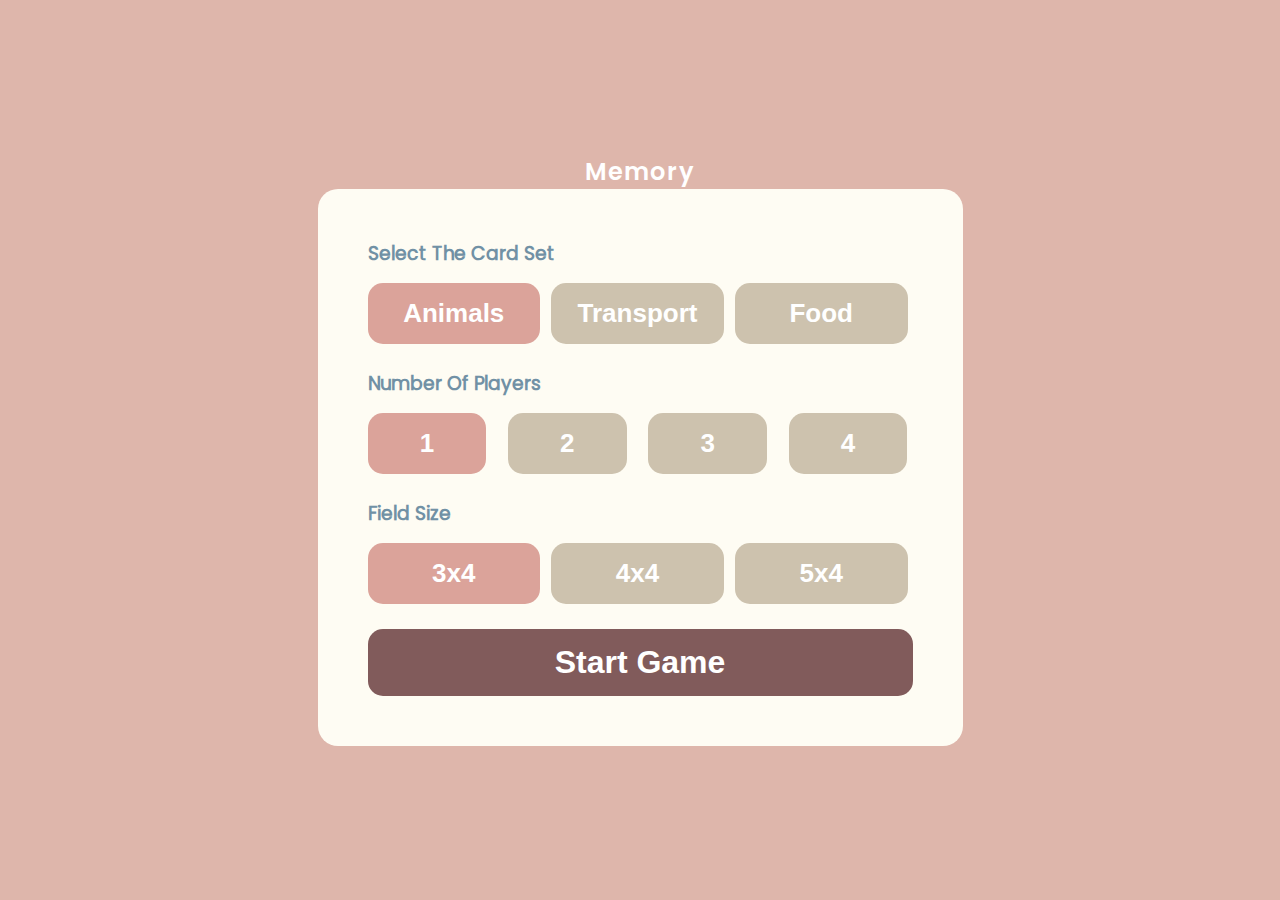
<file: index.html>
<!DOCTYPE html>
<html lang="en">

<head>
    <meta charset="UTF-8">
    <meta http-equiv="X-UA-Compatible" content="IE=edge">
    <meta name="viewport" content="width=device-width, initial-scale=1.0">
    <title>Memory | Menu</title>
    <!--CSS-->
    <link rel="stylesheet" href="./assets/css/style.css">
    <link rel="stylesheet" href="./assets/css/mobile.css">
</head>

<body>
    <div class="menu">
        <h2 class="headline">Memory</h2>
        <div class="menu-section">
            <div class="submenu-select">
                <h3>Select The Card Set</h3>
                <div class="selection-buttons">
                    <button class="theme theme-active btn mode" value="icons-animals">Animals</button>
                    <button class="theme btn mode" value="icons-transport">Transport</button>
                    <button class="theme btn mode" value="icons-food">Food</button>
                </div>
            </div>
            <div class="submenu-select">
                <h3>Number Of Players</h3>
                <div class="selection-buttons">
                    <button class="players players-active btn mode" value="1">1</button>
                    <button class="players btn mode" value="2">2</button>
                    <button class="players btn mode" value="3">3</button>
                    <button class="players btn mode" value="4">4</button>
                </div>
            </div>
            <div class="submenu-select">
                <h3>Field Size</h3>
                <div class="selection-buttons">
                    <button class="field field-active btn mode" value="3x4">3x4</button>
                    <button class="field btn mode" value="4x4">4x4</button>
                    <button class="field btn mode" value="5x4">5x4</button>
                </div>
            </div>
            <a href="./game.html">
                <button class="start btn mode">Start Game</button>
            </a>
        </div>
    </div>
    <audio name="Mario" src="./assets/audio/1.mp3" type="audio/mp3" autoplay></audio>

    <!--Javascript-->
    <script src="./assets/js/menu.js"></script>
</body>

</html>
</file>
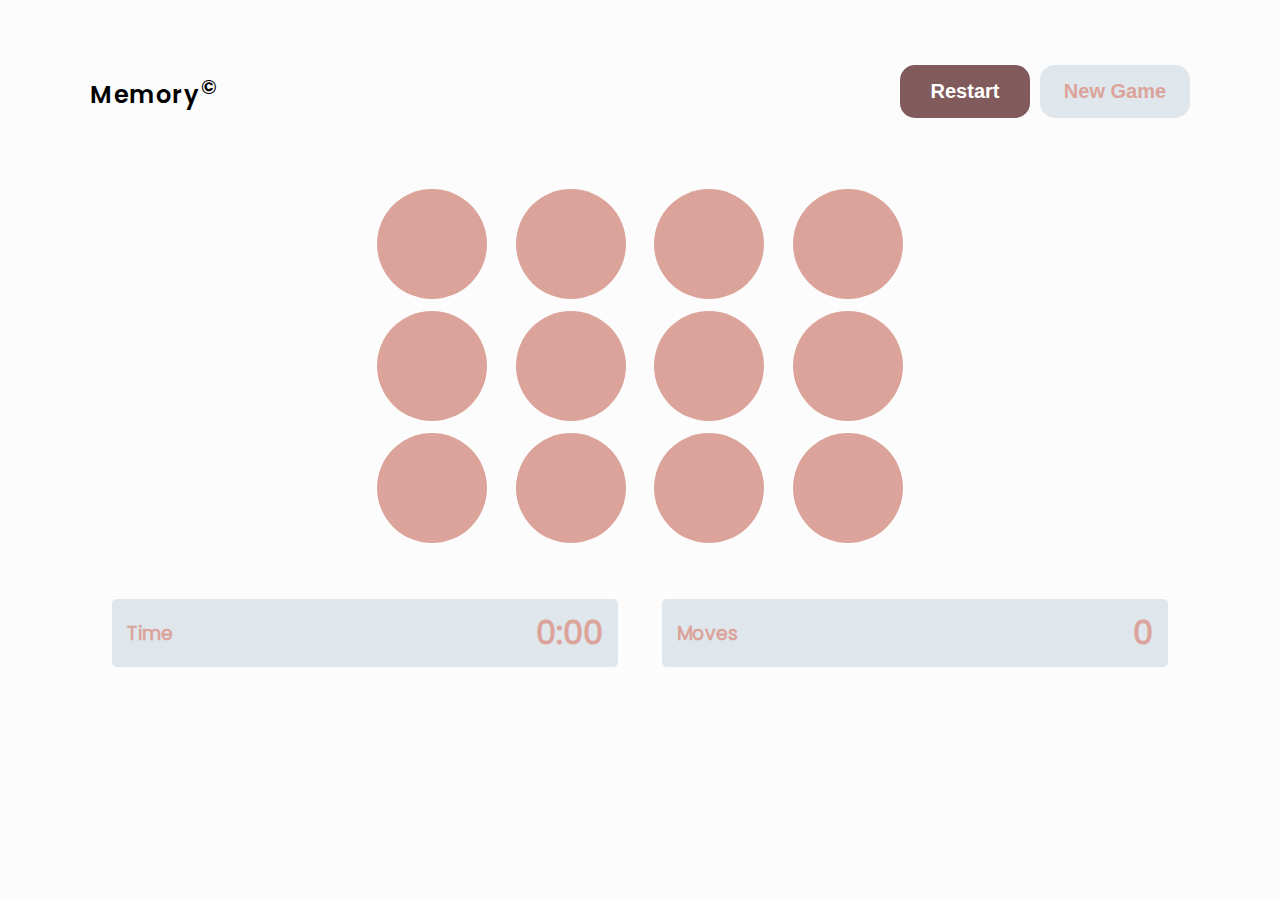
<file: game.html>
<!DOCTYPE html>
<html lang="en">

<head>
    <meta charset="UTF-8">
    <meta http-equiv="X-UA-Compatible" content="IE=edge">
    <meta name="viewport" content="width=device-width, initial-scale=1.0">
    <title>Memory | Game</title>
    <!--CSS-->
    <link rel="stylesheet" href="./assets/fontawesome/css/all.css">
    <link rel="stylesheet" href="./assets/css/style.css">
    <link rel="stylesheet" href="./assets/css/mobile.css">
</head>

<body>
    <div class="game-section">
        <div class="game-field">
            <div class="menu-container">
                <h2>Memory<sup>&copy;</sup></h2>
                <div class="menu-buttons">
                    <button class="btn restart restart-btn">Restart</button>
                    <a href="./index.html">
                        <button class="btn new-game-btn">New Game</button>
                    </a>
                </div>
            </div>
            <div class="game-grid">
                <ul class="grid">
                    <li class="card">
                        <button class="card-button"></button>
                    </li>
                    <li class="card">
                        <button class="card-button"></button>
                    </li>
                    <li class="card">
                        <button class="card-button"></button>
                    </li>
                    <li class="card">
                        <button class="card-button"></button>
                    </li>
                    <li class="card">
                        <button class="card-button"></button>
                    </li>
                    <li class="card">
                        <button class="card-button"></button>
                    </li>
                    <li class="card">
                        <button class="card-button"></button>
                    </li>
                    <li class="card">
                        <button class="card-button"></button>
                    </li>
                    <li class="card">
                        <button class="card-button"></button>
                    </li>
                    <li class="card">
                        <button class="card-button"></button>
                    </li>
                    <li class="card">
                        <button class="card-button"></button>
                    </li>
                    <li class="card">
                        <button class="card-button"></button>
                    </li>
                    <li class="card hard-card">
                        <button class="card-button"></button>
                    </li>
                    <li class="card hard-card">
                        <button class="card-button"></button>
                    </li>
                    <li class="card hard-card">
                        <button class="card-button"></button>
                    </li>
                    <li class="card hard-card">
                        <button class="card-button"></button>
                    </li>
                    <li class="card hard-card remove">
                        <button class="card-button"></button>
                    </li>
                    <li class="card hard-card remove">
                        <button class="card-button"></button>
                    </li>
                    <li class="card hard-card remove">
                        <button class="card-button"></button>
                    </li>
                    <li class="card hard-card remove">
                        <button class="card-button"></button>
                    </li>
                </ul>
            </div>
            <div class="players-section">
                <ul class="players-list">
                    <li class="time-div">
                        <h3>Time</h3>
                        <p class="timer"><span class="minutes">0</span>:<span class="seconds">00</span></p>
                    </li>
                    <li class="moves-div">
                        <h3>Moves</h3>
                        <p class="moves">0</p>
                    </li>
                </ul>
            </div>
        </div>
        <div class="single-result">
            <div class="result-container">
                <h1>You did it!</h1>
                <p class="result-subtitle">Winner Winner Chicken Dinner! Here's how you did:</p>
                <div class="time-container">
                    <p>Time Elapsed</p>
                    <p class="time-result"></p>
                </div>
                <div class="moves-container">
                    <p>Moves Taken</p>
                    <p class="moves-result"></p>
                </div>
                <div class="button-container">
                    <button class="btn restart result-restart">Restart</button>
                    <a class="new-game-link" href="./index.html">
                        <button class="btn new-game">New Game</button>
                    </a>
                </div>
            </div>
        </div>
        <div class="multiplayer-result-modal">
            <div class="result-container">
                <h1 class="multiplayer-result"></h1>
                <p class="result-subtitle">Loser Loser Drug Abuser! Here's how you did:</p>
                <ul class="player-results"></ul>
                <div class="button-container">
                    <button class="btn restart result-restart">Restart</button>
                    <a class="new-game-link" href="./index.html">
                        <button class="btn new-game">New Game</button>
                    </a>
                </div>
            </div>
        </div>
    </div>
    <audio name="Mario" src="./assets/audio/2.mp3" type="audio/mp3" autoplay></audio>

    <!--Javascript-->
    <script src="./assets/js/game.js"></script>
</body>

</html>
</file>
<file: assets/css/style.css>
@font-face {
  font-family: "Poppins-Regular";
  src: url('../fonts/Poppins-Regular.ttf');
}

@font-face {
  font-family: "Poppins-Bold";
  src: url('../fonts/Poppins-SemiBold.ttf');
}

/* GENERAL */

:root {
  --font-regular: "Poppins-Regular";
  --font-bold: "Poppins-Bold";

  --color-black: #000;
  --color-white: #FFF;
  --color-gray: #777;
  --color-gray-dark: #333;

  --color-beige: #E4D1B9;
  --color-beige-2: #DEB6AB;
  --color-beige-light: #CDC2AE;
  --color-beige-light-2: #FEFCF3;
  --color-brown: #815B5B;
  --color-brown-light: #9E7676;
  --color-red: #E0144C;
  --color-peach: #DBA39A;
  --color-blue-dark: #15133C;

  --gradient-1-red: #c31432;
  --gradient-1-purple: #c31432;
  --gradient-2-red: #f12711;
  --gradient-2-yellow: #f12711;
}

*,
*::before,
*::after {
  margin: 0;
  padding: 0;
  box-sizing: border-box;
}

html {
  scroll-behavior: smooth;
}

::selection {
  background: var(--color-blue-dark);
  color: var(--color-white);
}

::-webkit-scrollbar {
  width: 0;
}

::-webkit-scrollbar-track {
  background: transparent;
}

::-webkit-scrollbar-thumb {
  background: var(--color-blue-dark);
  border-radius: .3125rem;
}

body {
  font-family: var(--font-regular), sans-serif;
  background-color: #FCFCFC;
}

.game-section {
  max-width: 1100px;
  margin: 0 auto;
  height: 100%;
}

.btn {
  border-style: none;
  padding: 15px 0px;
  color: var(--color-white);
  border-radius: 15px;
  font-weight: 700;
  font-size: 26px;
  cursor: pointer;
  background-color: var(--color-beige-light);
}

/* MENU | menu.html */

.menu {
  height: 100vh;
  background-color: var(--color-beige-2);
  display: flex;
  flex-direction: column;
  justify-content: center;
  align-items: center;
}

h2 {
  font-family: var(--font-bold), sans-serif;
  letter-spacing: .1rem;
}

.headline {
  color: var(--color-white);
}

.menu-section {
  width: 85%;
  background-color: var(--color-beige-light-2);
  padding: 50px;
  max-width: 645px;
  border-radius: 20px;
}

.submenu-select h3 {
  color: #7191A5;
  margin-bottom: 15px;
}

.selection-buttons {
  display: flex;
  justify-content: space-between;
  margin: 5px 5px 25px 0;
  gap: .7rem;
}

.theme {
  width: 47%;
}

.players {
  width: 22%;
}

.field {
  width: 47%;
} 

.mode:hover {
  background: var(--color-beige);
}

.start {
  width: 100%;
  background: var(--color-brown);
  font-size: 32px;
}

.start:hover {
  background: var(--color-brown-light);
}

.theme-active,
.players-active,
.field-active,
.theme-active:hover,
.players-active:hover,
.field-active:hover {
  background: var(--color-peach);
}

/* MENU | game.html */

.menu-container {
  padding: 65px 0;
  display: flex;
  justify-content: space-between;
  align-items: center;
}

.menu-buttons {
  display: flex;
}

.menu-buttons .btn {
  font-size: 1.25rem;
  font-weight: 700;
}

.restart-btn {
  width: 8.125rem;
  background: var(--color-brown);
  margin-right: 10px;
}

.restart-btn:hover {
  background: var(--color-brown-light);
}

.new-game-btn {
  width: 9.375rem;
  color: var(--color-peach);
  background: #DFE7EC;
}

.new-game-btn:hover {
  background: var(--color-beige);
  color: var(--color-beige-light-2);
}

/* GAME FIELD */

.game-grid {
  max-width: 572px;
  margin: 0 auto;
}

.grid {
  list-style: none;
  display: flex;
  flex-wrap: wrap;
  justify-content: space-evenly;
}

.card-button {
  cursor: pointer;
  border-style: none;
  width: 110px;
  height: 110px;
  background: var(--color-peach);
  border-radius: 100%;
  align-items: center;
  margin: 6px;
  font-size: 0px;
  font-weight: 700;
  color: var(--color-beige-light-2);
}

.hard-card-button {
  cursor: pointer;
  border-style: none;
  width: 94px;
  height: 94px;
  background: var(--color-peach);
  border-radius: 100%;
  align-items: center;
  margin: 6px;
  font-size: 0px;
  font-weight: 700;
  color: var(--color-beige-light-2);
}

.open {
  background: var(--color-beige-light);
  cursor: default;
}

.show {
  font-size: 40px;
  cursor: default;
}

.wrong {
  background: var(--color-red);
}

.match {
  background: var(--color-brown);
}

/* PLAYERS SCORE */

.players-score {
  display: flex;
  justify-content: space-evenly;
  margin-top: 50px;
}

.player,
.time-div,
.moves-div {
  width: 46%;
  background: #DFE7EC;
  color: var(--color-peach);
  border-radius: 5px;
  text-align: center;
  display: flex;
  justify-content: space-between;
  padding: 10px 15px;
  align-items: center;
}

.score,
.moves,
.timer {
  font-weight: 700;
  font-size: 2rem;
}

.player-turn {
  background: var(--color-brown);
  color: var(--color-beige-light-2);
}

.players-list {
  margin: 50px 0;
  display: flex;
  justify-content: space-around;
}

.time-div {
  display: flex;
}

.single-result {
  position: absolute;
  top: 0;
  left: 0;
  width: 100%;
  height: 110%;
  display: none;
  align-items: center;
  justify-content: center;
  background-color: rgba(0, 0, 0, .4588235294117647);
}

.multiplayer-result-modal {
  position: absolute;
  top: 0;
  left: 0;
  width: 100%;
  height: 110%;
  display: none;
  align-items: center;
  justify-content: center;
  background-color: rgba(0, 0, 0, .4588235294117647);
}

.result-container {
  max-width: 654px;
  background-color: #FCFCFC;
  padding: 40px 55px;
  border-radius: 10px;
  width: 85%;
}

.result-container h1,
.result-container p {
  text-align: center;
}

.result-container h1 {
  color: #304859;
  font-size: 3rem;
  margin-bottom: 15px;
}

.result-container {
  color: #7191A5;
  font-size: 20px;
  font-weight: 700;
}

.result-subtitle {
  margin-bottom: 30px;
}

.time-container,
.moves-container,
.button-container,
.player-container {
  align-items: center;
  display: flex;
  justify-content: space-between;
}

.time-container,
.moves-container,
.player-container {
  background-color: #DFE7EC;
  padding: 20px;
  margin-bottom: 20px;
  border-radius: 10px;
}

.winner {
  color: #FCFCFC;
  background-color: #304859;
}

.moves-result,
.time-result,
.player-score {
  font-weight: 700;
  font-size: 32px;
  color: #304859;
}

.button-container {
  margin-top: 30px;
}

.result-restart,
.new-game-link {
  font-size: 20px;
  width: 48%;
}

.restart {
  background: var(--color-brown);
}

.restart:hover {
  background: var(--color-brown-light);
}

.new-game-link {
  border-radius: 35px;
}

.new-game {
  font-size: 20px;
  width: 100%;
  background-color: #DFE7EC;
  color: var(--color-peach);
}

.new-game:hover {
  background-color: var(--color-beige);
  color: var(--color-beige-light-2);
}

.new-game a:hover {
  color: var(--color-beige-light-2);
}
</file>
<file: assets/css/mobile.css>
@media(max-width: 1140px) {

    .menu-container {
        padding: 35px 20px;
    }
}

@media(max-width: 768px) {
    .result-container {
        padding: 30px 25px;
    }

    .result-container h1 {
        font-size: 25px;
    }

    .result-subtitle {
        font-size: 14px;
        margin-bottom: 15px;
    }

    .player-container,
    .moves-container,
    .time-container {
        padding: 5px 10px;
        margin-bottom: 5px;
        font-size: 14px;
        border-radius: 5px;
    }

    .player-score,
    .time-result,
    .moves-result {
        font-size: 22px;
    }

    .button-container {
        margin-top: 15px;
        display: block;
    }

    .restart,
    .new-game {
        font-size: 16px;
        padding: 15px;
        width: 100%;
    }

    .restart {
        margin-bottom: 10px;
    }
}

@media(max-width: 700px) {

    .menu-section {
        padding: 25px;
    }

    .submenu-select h3 {
        font-size: 16px;
    }

    .btn {
        padding: 10px 0;
        font-size: 14px;
    }
}

@media(max-width: 670px) {
    .card-button {
        width: 105px;
        height: 105px;
    }

    .score {
        font-size: 24px;
    }
}

@media(max-width: 565px) {
    .hard-card-button {
        width: 69px;
        height: 69px;
    }
}

@media(max-width: 550px) {
    .menu-container {
        text-align: center;
        display: block;
    }

    .menu-buttons {
        margin-top: 10px;
    }
}

@media(max-width: 486px) {

    .hard-card-button {
        width: 58px;
        height: 58px;
    }

    .show {
        font-size: 25px;

    }

    .moves,
    .timer {
        font-size: 24px;
    }
}

@media(max-width: 475px) {
    .card-button {
        width: 80px;
        height: 80px;
    }
}

@media(max-width: 465px) {
    .hard-card-button {
        width: 68px;
        height: 68px;
    }
}

@media(max-width: 415px) {
    .theme {
        font-size: 1rem !important;
    }
}

@media(max-width: 402px) {
    .hard-card-button {
        width: 60px;
        height: 60px;
        margin: 5px 2px;
    }
}

@media(max-width: 390px) {
    .theme {
        font-size: .88rem !important;
    }
}

@media(max-width: 370px) {
    .card-button {
        width: 70px;
        height: 70px;
    }
}

@media(max-width: 320px) {
    .card-button {
        width: 52px;
        height: 52px;
    }
}
</file>
